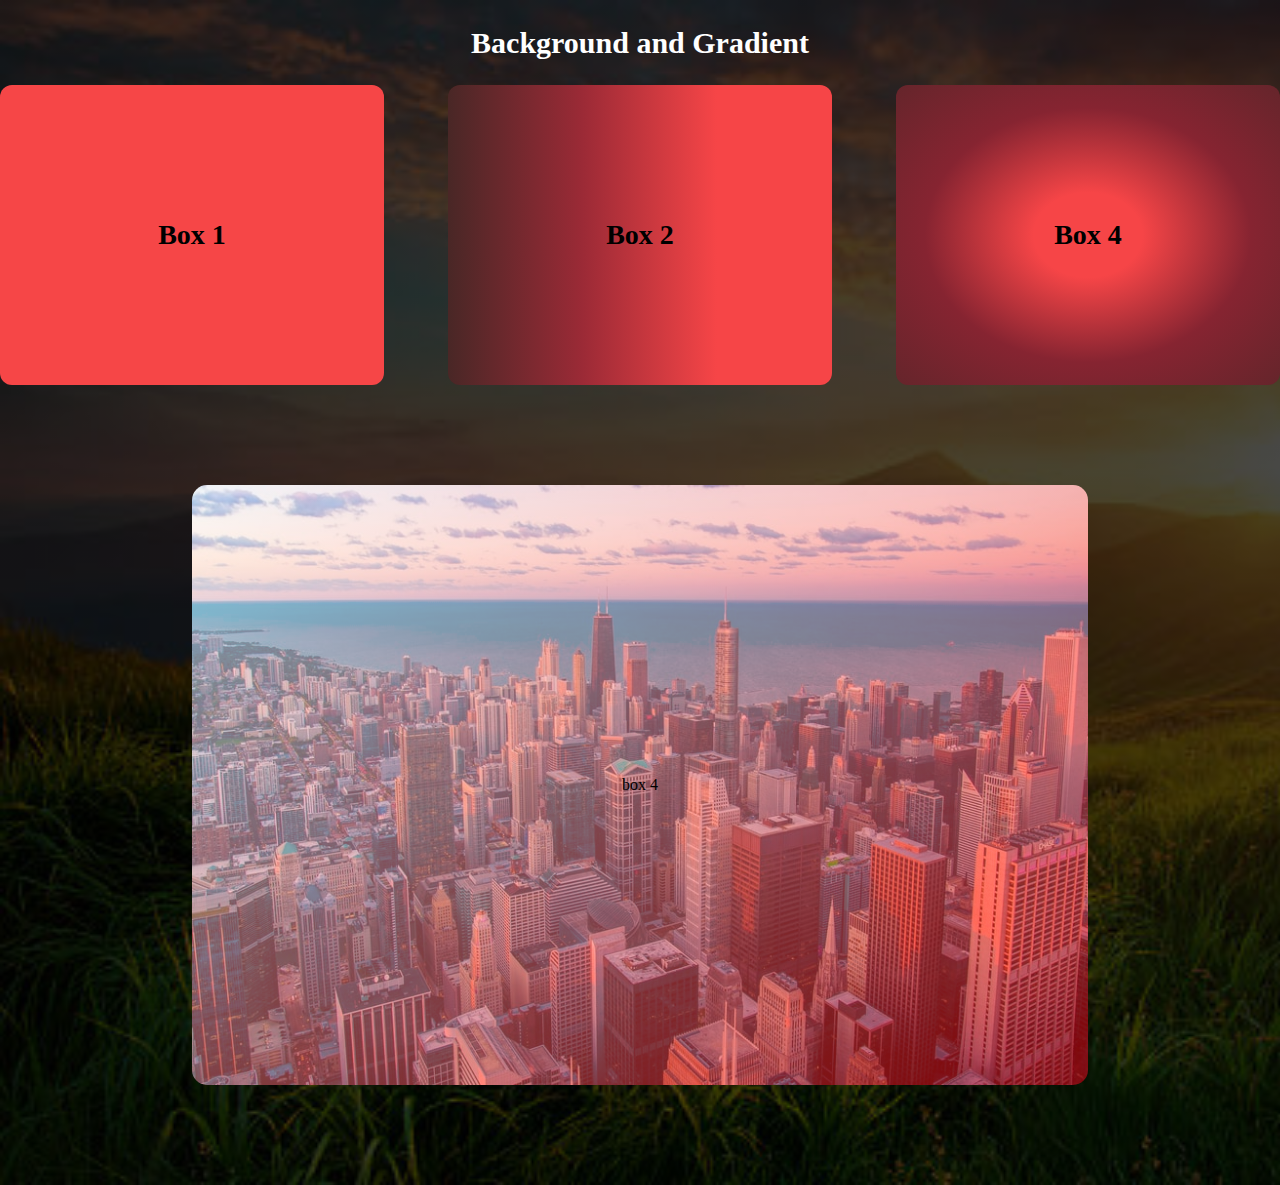
<file: block-BHaabu/index.html>
<!DOCTYPE html>
<html lang="en">

    <head>
        <meta charset="UTF-8">
        <meta name="viewport" content="width=device-width, initial-scale=1.0">
        <title> Background and Gradient - Assignment I</title>
        <link rel="stylesheet" href="./assets/css/reset.css">
        <link rel="stylesheet" href="./assets/css/style.css">
    </head>

    <body class="bg-image">
        <header>
            <h1> Background and Gradient</h1>
        </header>

        <main>
            <section class="section">
                <div class="container flex">
                    <div class="box box-1">
                        Box 1
                    </div>
                    <div class="box box-2">
                        Box 2
                    </div>
                    <div class="box box-3">
                        Box 4
                    </div>
                </div>
            </section>
            <section class="section-2">
                <div class="box-4">
                    box 4
                </div>
            </section>
        </main>
    </body>

</html>
</file>
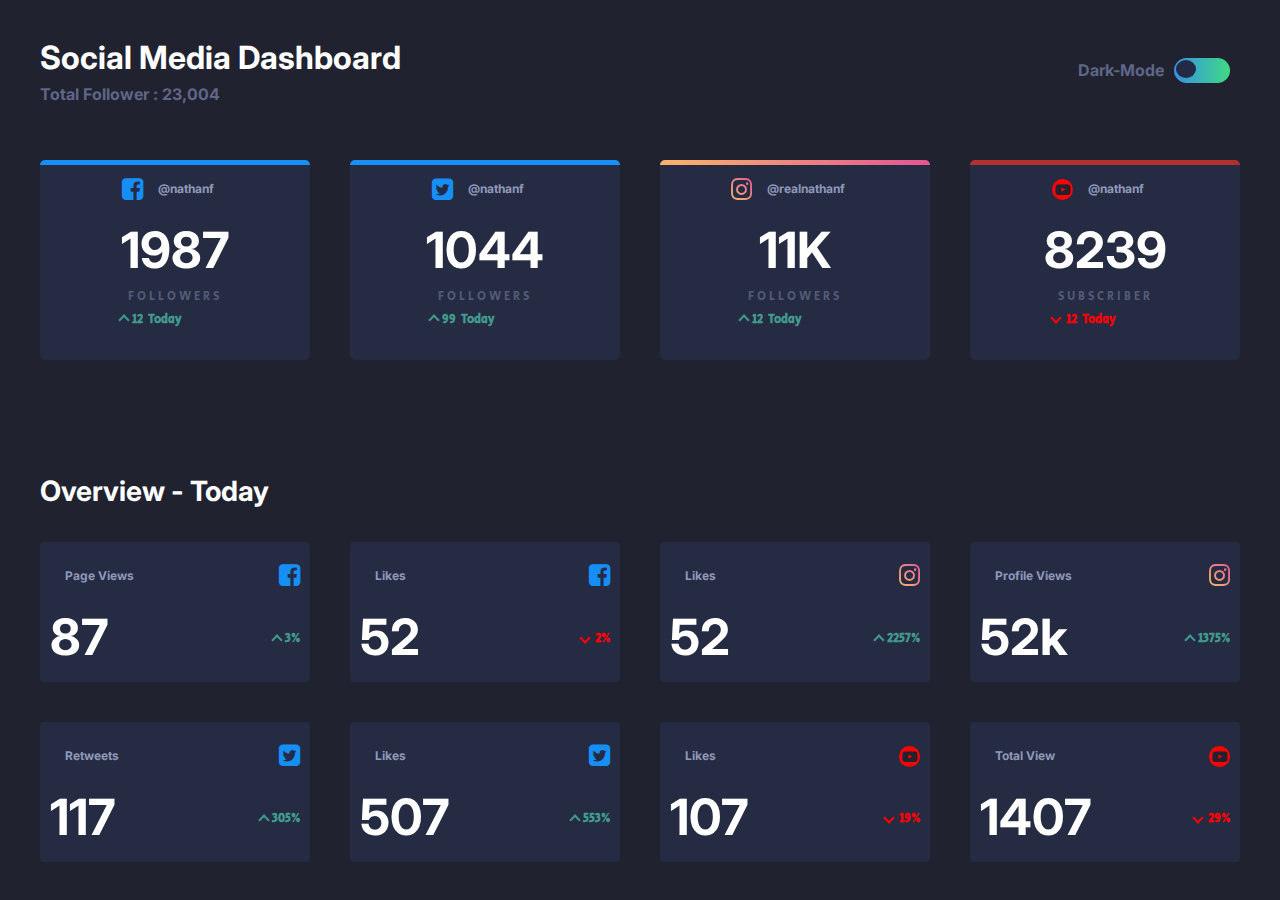
<file: block-BHaabv/index.html>
<!DOCTYPE html>
<html lang="en">

    <head>
        <meta charset="UTF-8">
        <meta name="viewport" content="width=device-width, initial-scale=1.0">
        <title> Social media Dashboard - Background and Gradients -Assignment II </title>
        <link href="https://fonts.googleapis.com/css2?family=Inter:wght@400;700&display=swap" rel="stylesheet">
        <link rel="stylesheet"
            href="https://cdnjs.cloudflare.com/ajax/libs/font-awesome/4.7.0/css/font-awesome.min.css">
        <link href="https://fonts.googleapis.com/css2?family=Secular+One&display=swap" rel="stylesheet">
        <link rel="stylesheet" href="./assets/css/reset.css">
        <link rel="stylesheet" href="./assets/css/style.css">
    </head>

    <body>
        <!-- Head -->
        <div class="container">
            <header class="header flex">
                <div class="header-left">
                    <h1>Social Media Dashboard</h1>
                    <span class="header-subtext"> Total Follower : 23,004</span>
                </div>
                <div class="header-right flex">
                    <h2 class="toogle-level">Dark-Mode</h2>
                    <div class="toogle-button"></div>
                </div>
            </header>
        </div>


        <!-- section-1 -->
        <main>
            <section class="section-1 flex ">
                <div class="wrapper">
                    <div class="social-media facebook">
                        <div class="top-border"></div>
                        <div class="head">
                            <i class="fa fa-facebook-square"></i>
                            <span class="user"> @nathanf</span>
                        </div>
                        <div class="user-deta">

                            <span class="number">
                                1987
                            </span>

                            <span class="follower">
                                followers
                            </span>

                        </div>
                        <span class="foot">
                            <i class="arrow up"></i>
                            <p>12 &nbsp; Today</p>
                        </span>
                    </div>
                    <!-- twitter -->
                    <div class="social-media twitter">
                        <div class="top-border"></div>
                        <div class="head">
                            <i class="fa fa-twitter-square"></i>
                            <span class="user"> @nathanf</span>
                        </div>
                        <div class="user-deta">
                            <span class="number">
                                1044
                            </span>
                            <span class="follower">
                                Followers
                            </span>
                        </div>
                        <span class="foot">
                            <i class="arrow up"></i>
                            <p>99 &nbsp; Today</p>
                        </span>
                    </div>

                    <!-- instagram -->
                    <div class="social-media instagram">
                        <div class="top-border"></div>
                        <div class="head">
                            <i class="fa fa-instagram instagram"></i>
                            <span class="user"> @realnathanf</span>
                        </div>
                        <div class="user-deta">
                            <span class="number">
                                11K
                            </span>
                            <span class="follower">
                                Followers
                            </span>
                        </div>
                        <span class="foot">
                            <i class="arrow up"></i>
                            <p>12 &nbsp; Today</p>
                        </span>
                    </div>
                    <!-- youtube -->
                    <div class="social-media youtube">
                        <div class="top-border"></div>
                        <div class="head">
                            <b class="fa fa-youtube-play"></b>
                            <span class="user"> @nathanf</span>
                        </div>
                        <div class="user-deta">
                            <span class="number">
                                8239
                            </span>
                            <span class="follower">
                                Subscriber
                            </span>

                        </div>
                        <span class="foot">
                            <i class="arrow-down down"></i>
                            <p class="bottom">12 &nbsp; Today</p>
                        </span>
                    </div>
                </div>
            </section>

            <!-- section-2 -->
            <section class="section-1  container">
                <h2> Overview - Today </h2>
                <div class="wrapper">

                    <!--facebook page-view -->

                    <div class="about-info">
                        <div class="head-icon">
                            <div class="user">
                                Page Views
                            </div>
                            <div>
                                <i class="fa fa-facebook-square"></i>
                            </div>
                        </div>
                        <div class="flex-end">
                            <div class="number">
                                87
                            </div>

                            <div>
                                <i class="arrow up"></i>
                                <p>3%</p>
                            </div>
                        </div>
                    </div>

                    <!-- facebook likes -->
                    <div class="about-info">
                        <div class="head-icon">
                            <div class="user">
                                Likes
                            </div>
                            <div>
                                <i class="fa fa-facebook-square"></i>
                            </div>
                        </div>
                        <div class="flex-end">
                            <div class="number">
                                52
                            </div>

                            <div>
                                <i class="arrow-down down"></i>
                                <p class="bottom">2%</p>
                            </div>
                        </div>
                    </div>

                    <!-- instagram-like -->

                    <div class="about-info">
                        <div class="head-icon">
                            <div class="user">
                                Likes
                            </div>
                            <div>
                                <i class="fa fa-instagram instagram"></i>
                            </div>
                        </div>
                        <div class="flex-end">
                            <div class="number">
                                52
                            </div>

                            <div>
                                <i class="arrow up"></i>
                                <p>2257%</p>
                            </div>
                        </div>
                    </div>
                    <!-- instagram profile-views  -->

                    <div class="about-info">
                        <div class="head-icon">
                            <div class="user">
                                Profile Views
                            </div>
                            <div>
                                <i class="fa fa-instagram instagram"></i>
                            </div>
                        </div>
                        <div class="flex-end">
                            <div class="number">
                                52k
                            </div>

                            <div>
                                <i class="arrow up"></i>
                                <p>1375%</p>
                            </div>
                        </div>
                    </div>

                    <!-- retweets -->
                    <div class="about-info">
                        <div class="head-icon">
                            <div class="user">
                                Retweets
                            </div>
                            <div>
                                <i class="fa fa-twitter-square"></i>
                            </div>
                        </div>
                        <div class="flex-end">
                            <div class="number">
                                117
                            </div>

                            <div>
                                <i class="arrow up"></i>
                                <p>305%</p>
                            </div>
                        </div>
                    </div>

                    <!-- twitter likes -->

                    <div class="about-info">
                        <div class="head-icon">
                            <div class="user">
                                Likes
                            </div>
                            <div>
                                <i class="fa fa-twitter-square"></i>
                            </div>
                        </div>
                        <div class="flex-end">
                            <div class="number">
                                507
                            </div>

                            <div>
                                <i class="arrow up"></i>
                                <p>553%</p>
                            </div>
                        </div>
                    </div>
                    <!-- youtube likes -->

                    <div class="about-info youtube">
                        <div class="head-icon">
                            <div class="user">
                                Likes
                            </div>
                            <div>
                                <b class="fa fa-youtube-play"></b>
                            </div>
                        </div>
                        <div class="flex-end">
                            <div class="number">
                                107
                            </div>

                            <div>
                                <i class="arrow-down down"></i>
                                <p class="bottom">19%</p>
                            </div>
                        </div>
                    </div>

                    <!-- youtube total views -->

                    <div class="about-info youtube">
                        <div class="head-icon">
                            <div class="user">
                                Total View
                            </div>
                            <div>
                                <b class="fa fa-youtube-play"></b>
                            </div>
                        </div>
                        <div class="flex-end">
                            <div class="number">
                                1407
                            </div>

                            <div>
                                <i class="arrow-down down"></i>
                                <p class="bottom">29%</p>
                            </div>
                        </div>
                    </div>
                </div>
            </section>
        </main>

    </body>

</html>
</file>
<file: block-BHaabu/assets/css/style.css>
body {
  margin: 0 auto;
  font-size: 16px;
  line-height: 1.5;
}
.bg-image {
  background: linear-gradient(
      to right bottom,
      rgba(0, 0, 0, 0.719),
      rgba(0, 0, 0, 0.719)
    ),
    url("./../images/background.jpg"), no-repeat;
  background-size: cover;
}

* {
  box-sizing: border-box;
}
h1 {
  font-size: 30px;
  text-align: center;
  color: rgb(255, 255, 255);
  font-weight: bolder;
  margin: 20px;
}
.container {
  margin: 0 auto;
  max-width: 1350px;
}
.flex {
  display: flex;
  justify-content: space-between;
}
.section {
  margin-top: 40px;
}
.box {
  height: 300px;
  width: 30%;
  background: coral;
  border-radius: 12px;
  font-size: 28px;
  font-weight: 700;
  display: flex;
  align-items: center;
  justify-content: center;
}
p {
  text-align: center;
  font-size: 28px;
  font-weight: 700;
}
.box-1 {
  background-color: #f64647;
}
.box-2 {
  background-image: linear-gradient(
    to right,
    rgb(73, 39, 38),
    rgb(155, 42, 54),
    rgb(246, 69, 71) 70%
  );
}
.box-3 {
  background-image: radial-gradient(
    rgb(246, 69, 71) 20%,
    rgb(134, 36, 49),
    #65252b
  );
}
.section {
  margin-top: 20px;
}
.box-4 {
  margin: 100px auto;
  height: 600px;
  width: 70%;
  border-radius: 15px;
  background: linear-gradient(
      to right bottom,
      rgba(255, 255, 255, 0.5),
      rgba(255, 0, 0, 0.5)
    ),
    url("./../images/boximage.jpeg"), no-repeat;
  background-size: cover;
  display: flex;
  align-items: center;
  justify-content: center;
}
</file>
<file: block-BHaabv/assets/css/style.css>
* {
  margin: 0;
  padding: 0;
}
body {
  margin: 0 auto;
  font-size: 16px;
  line-height: 1.5;
  background-color: rgb(32, 34, 47);
  font-family: "Inter", sans-serif;
}
.container {
  width: 1200px;
  margin: 20px auto;
  padding: 0 32px;
}
.header {
  font-weight: 700;
  height: 100px;
}
h1 {
  font-size: 32px;
  color: white;
  font-weight: 700;
}
.flex {
  display: flex;
  justify-content: space-between;
  align-items: center;
}
.header-subtext,
.toogle-level {
  font-size: 16px;
  font-weight: 700px;
  color: rgb(95, 102, 135);
}

.toogle-button {
  z-index: 1;
  width: 56px;
  height: 25px;
  border-radius: 50px;
  background-color: rgb(76, 202, 156);
  background: linear-gradient(
    90deg,
    hsl(210, 78%, 56%) 0%,
    hsl(146, 68%, 55%) 100%
  );
  display: inline-block;
  margin: 10px;
}
.toogle-button::after {
  content: "";
  width: 20px;
  height: 18px;
  background-color: rgb(36, 42, 68);
  border-radius: 50%;
  display: block;
  margin: 2px;
}

/* main-content */

.section-1 {
  width: 1200px;
  margin: 0 auto;
  padding: 0 32px;
}
/* box-border top */

.top-border {
  width: 270px;
  border-top-left-radius: 8px;
  border-top-right-radius: 8px;
  height: 5px;
  background-color: #178ff5;
}
/* user account details */

.social-media {
  margin-top: 20px;
  align-items: center;
  background: #252b43;
  width: 270px;
  height: 200px;
  border-radius: 5px;
}
.user {
  margin: 15px;
  color: #8f98b9;
  font-size: 12px;
  font-weight: 700;
}
.number {
  color: #ffffff;
  font-size: 50px;
  font-weight: 700;
}
.follower {
  text-transform: uppercase;
  color: #545b77;
  letter-spacing: 3px;
  font-size: 12px;
  font-family: "Secular One", sans-serif;
}

.head,
.social-media .user-deta {
  display: flex;
  justify-content: center;
  align-items: center;
}
.user-deta {
  flex-direction: column;
}
/* up arrow */

.arrow {
  border: solid rgb(65, 154, 140);
  border-width: 0 2px 2px 0;
  display: inline-block;
  padding: 3px;
}
.up {
  transform: rotate(-135deg);
  -webkit-transform: rotate(-135deg);
}
p {
  font-size: 12px;
  color: rgb(65, 154, 140);
  display: inline-block;
  vertical-align: middle;
  font-weight: bolder;
  font-family: "Secular One", sans-serif;
}

.foot {
  padding: 80px;
}

/* social-linl details */

.fa {
  font-size: 25px;
  color: #168ff5;
}

.fa-youtube-play {
  color: #20222f;
  font-size: 15px;
}
/* instagram */

.fa-instagram {
  background: radial-gradient(
    circle at 30% 107%,
    #fdf497 0%,
    #fdf497 5%,
    #fd5949 45%,
    #d6249f 60%,
    #285aeb 90%
  );
  background: -webkit-linear-gradient(45deg, #fbbf69, #e35594);
  -webkit-background-clip: text;
  -webkit-text-fill-color: transparent;
}
.instagram .top-border {
  background: linear-gradient(to right, #f8b56b, #e35594);
}

/* youtube */
.youtube .top-border {
  background-color: #b3302f;
}
/* youtube background circle */
.youtube b {
  background-color: red;
  border-radius: 50%;
  border: 3px solid red;
}
.bottom p {
  color: red;
}
/* down-arrow */

.bottom {
  font-size: 12px;
  color: red;
  display: inline-block;
  font-weight: bolder;
  font-family: "Secular One", sans-serif;
}
/* arrow-down */
.arrow-down {
  border: solid red;
  border-width: 0 2px 2px 0;
  display: inline-block;
  padding: 3px;
}
.down {
  transform: rotate(45deg);
  -webkit-transform: rotate(45deg);
  margin: 2px;
}

/* section-2 */

h2 {
  color: white;
  margin: 30px 0;
  font-size: 28px;
  font-weight: 700;
}

.about-info {
  background: #252b43;
  width: 250px;
  height: 120px;
  border-radius: 4px;
  padding: 10px;
  margin-bottom: 40px;
}
.head-icon,
.flex-end {
  display: flex;
  justify-content: space-between;
  align-items: center;
}
.flex-end {
  align-content: flex-end;
}

.wrapper {
  display: flex;
  flex-wrap: wrap;
  justify-content: space-between;
  height: 300px;
  width: 100%;
}
</file>
